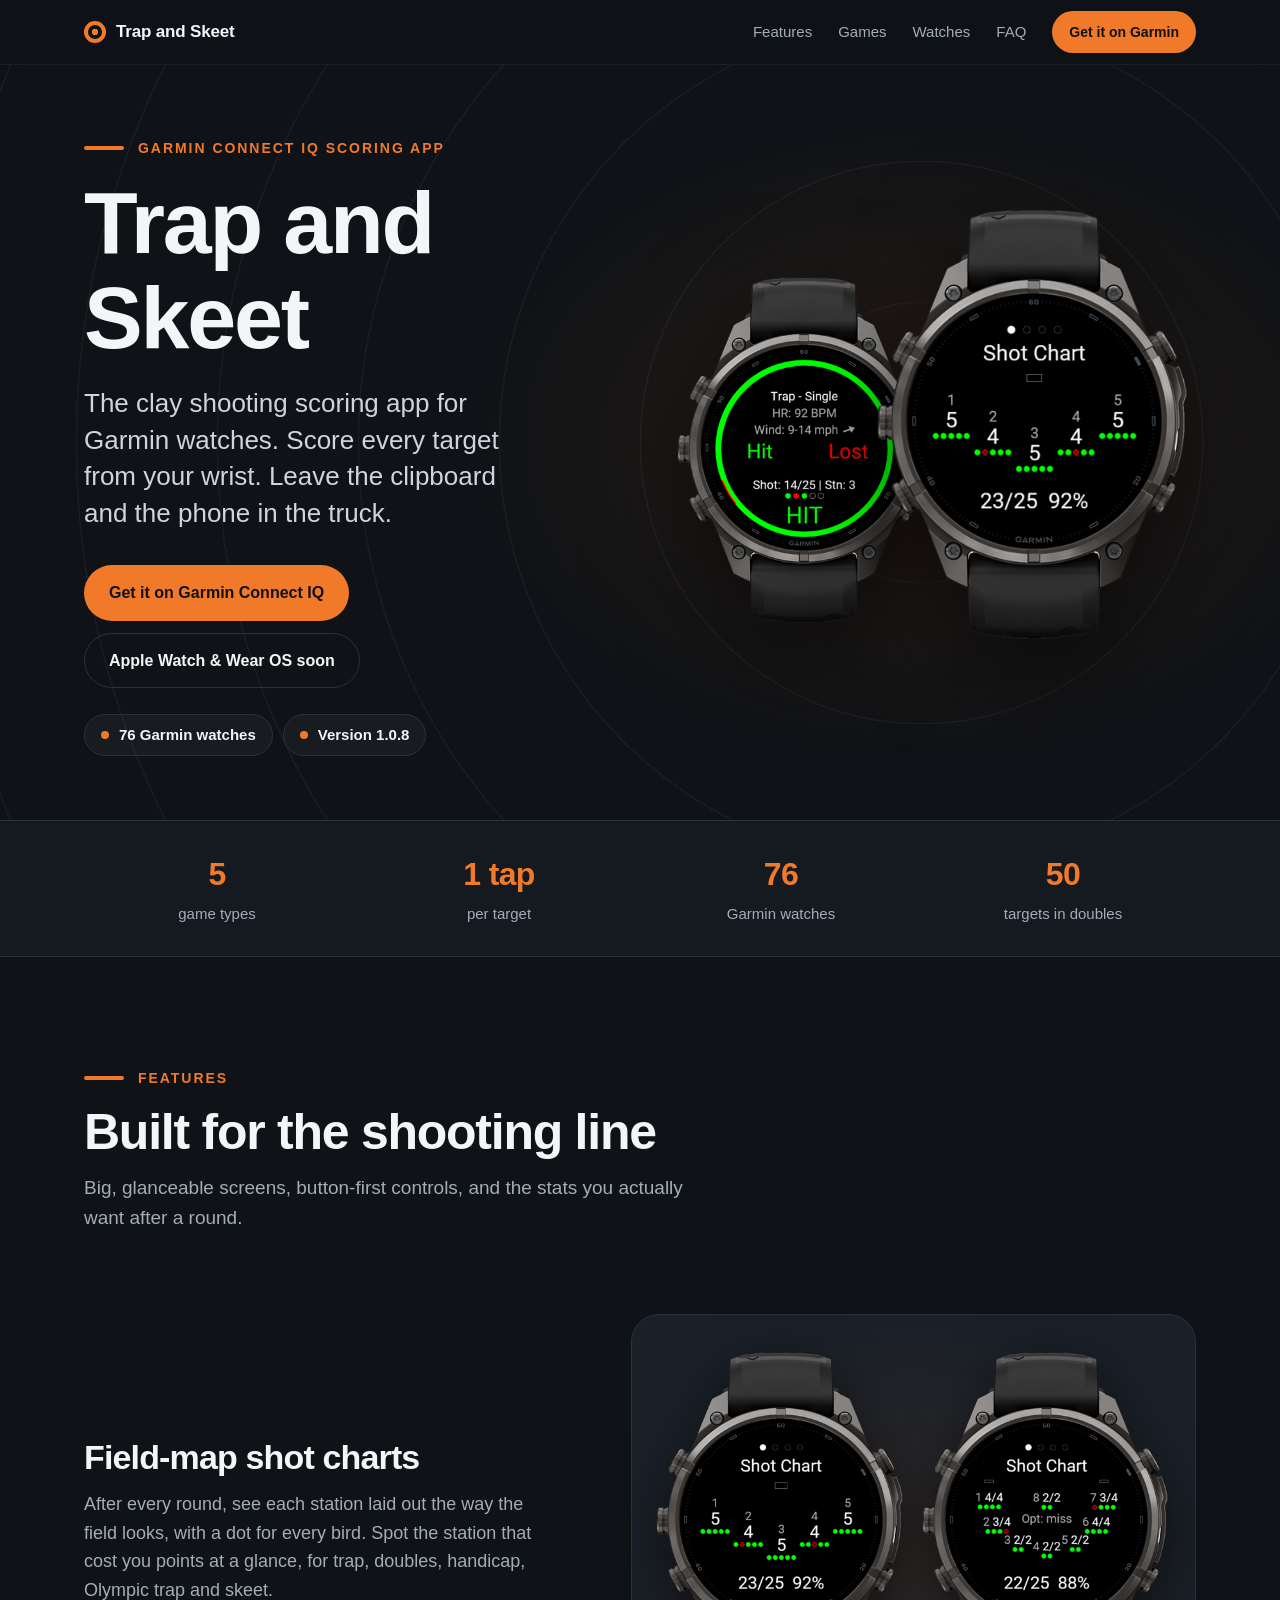
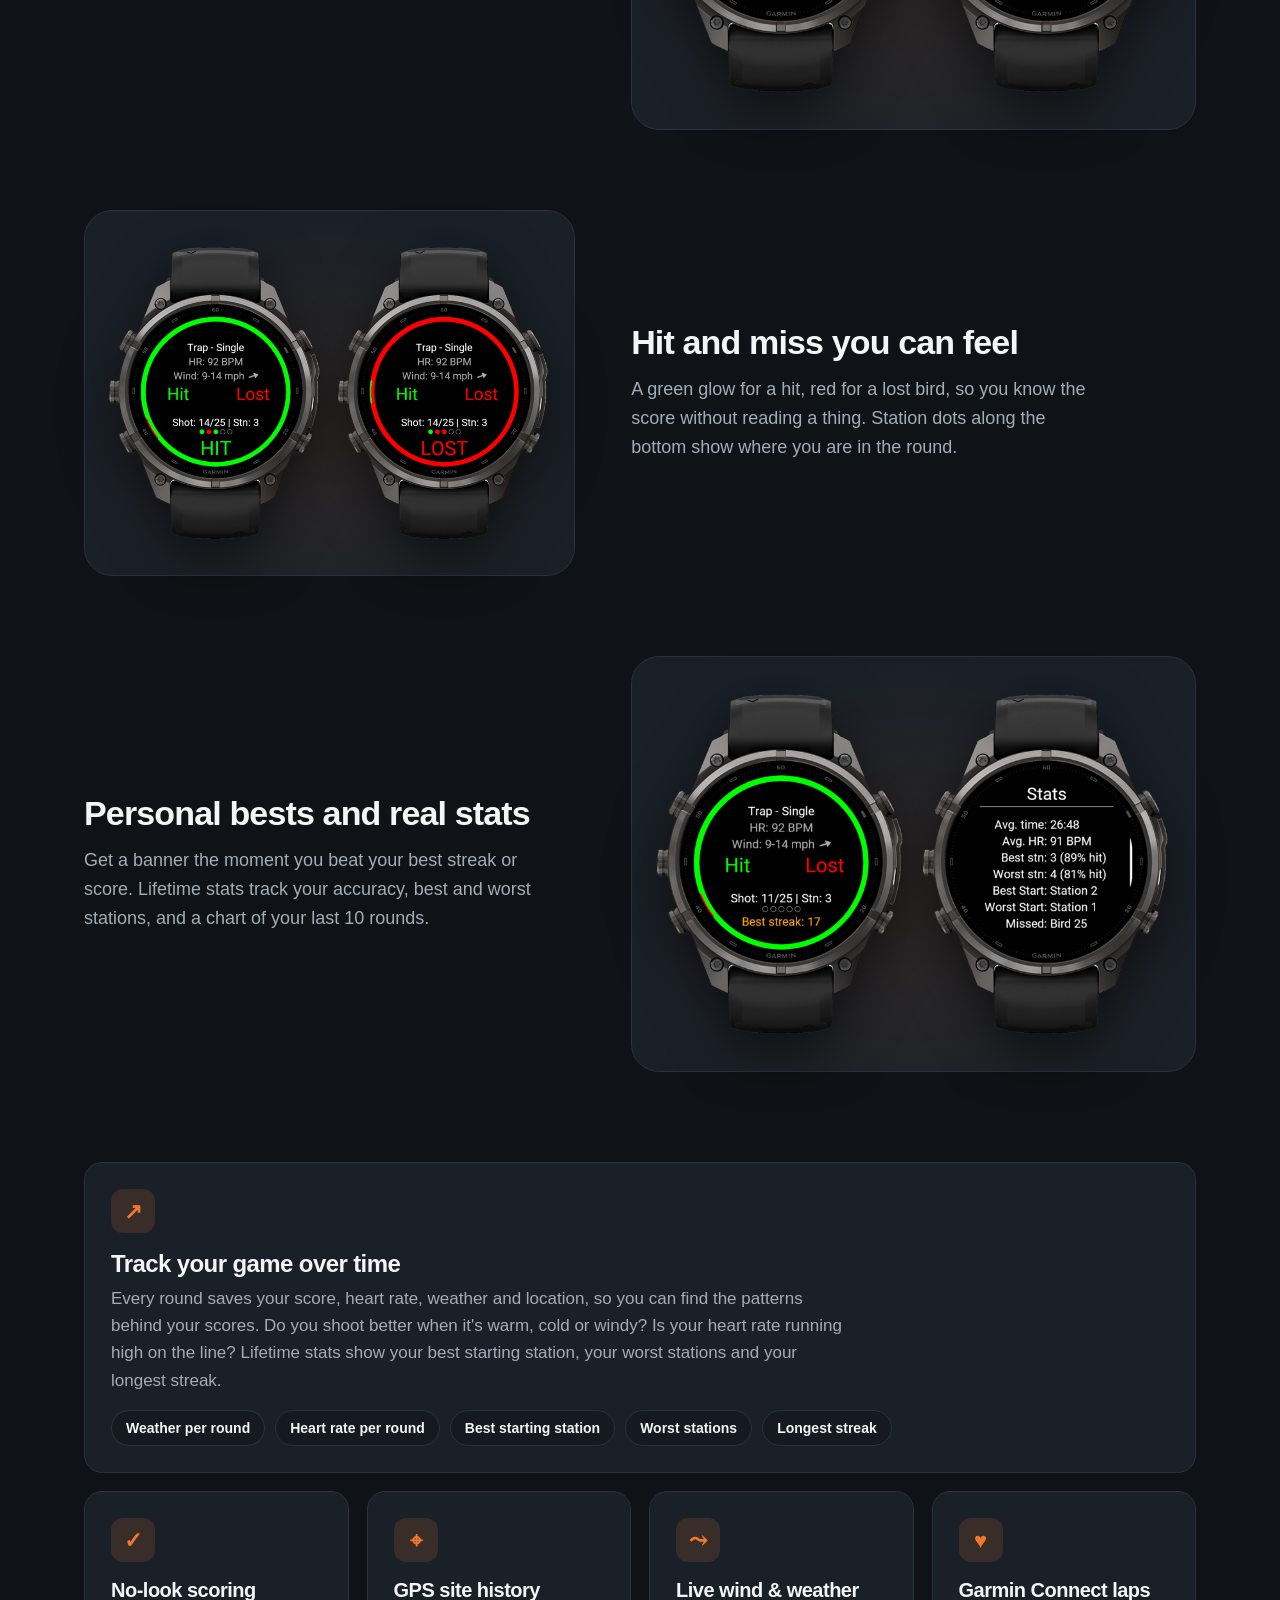
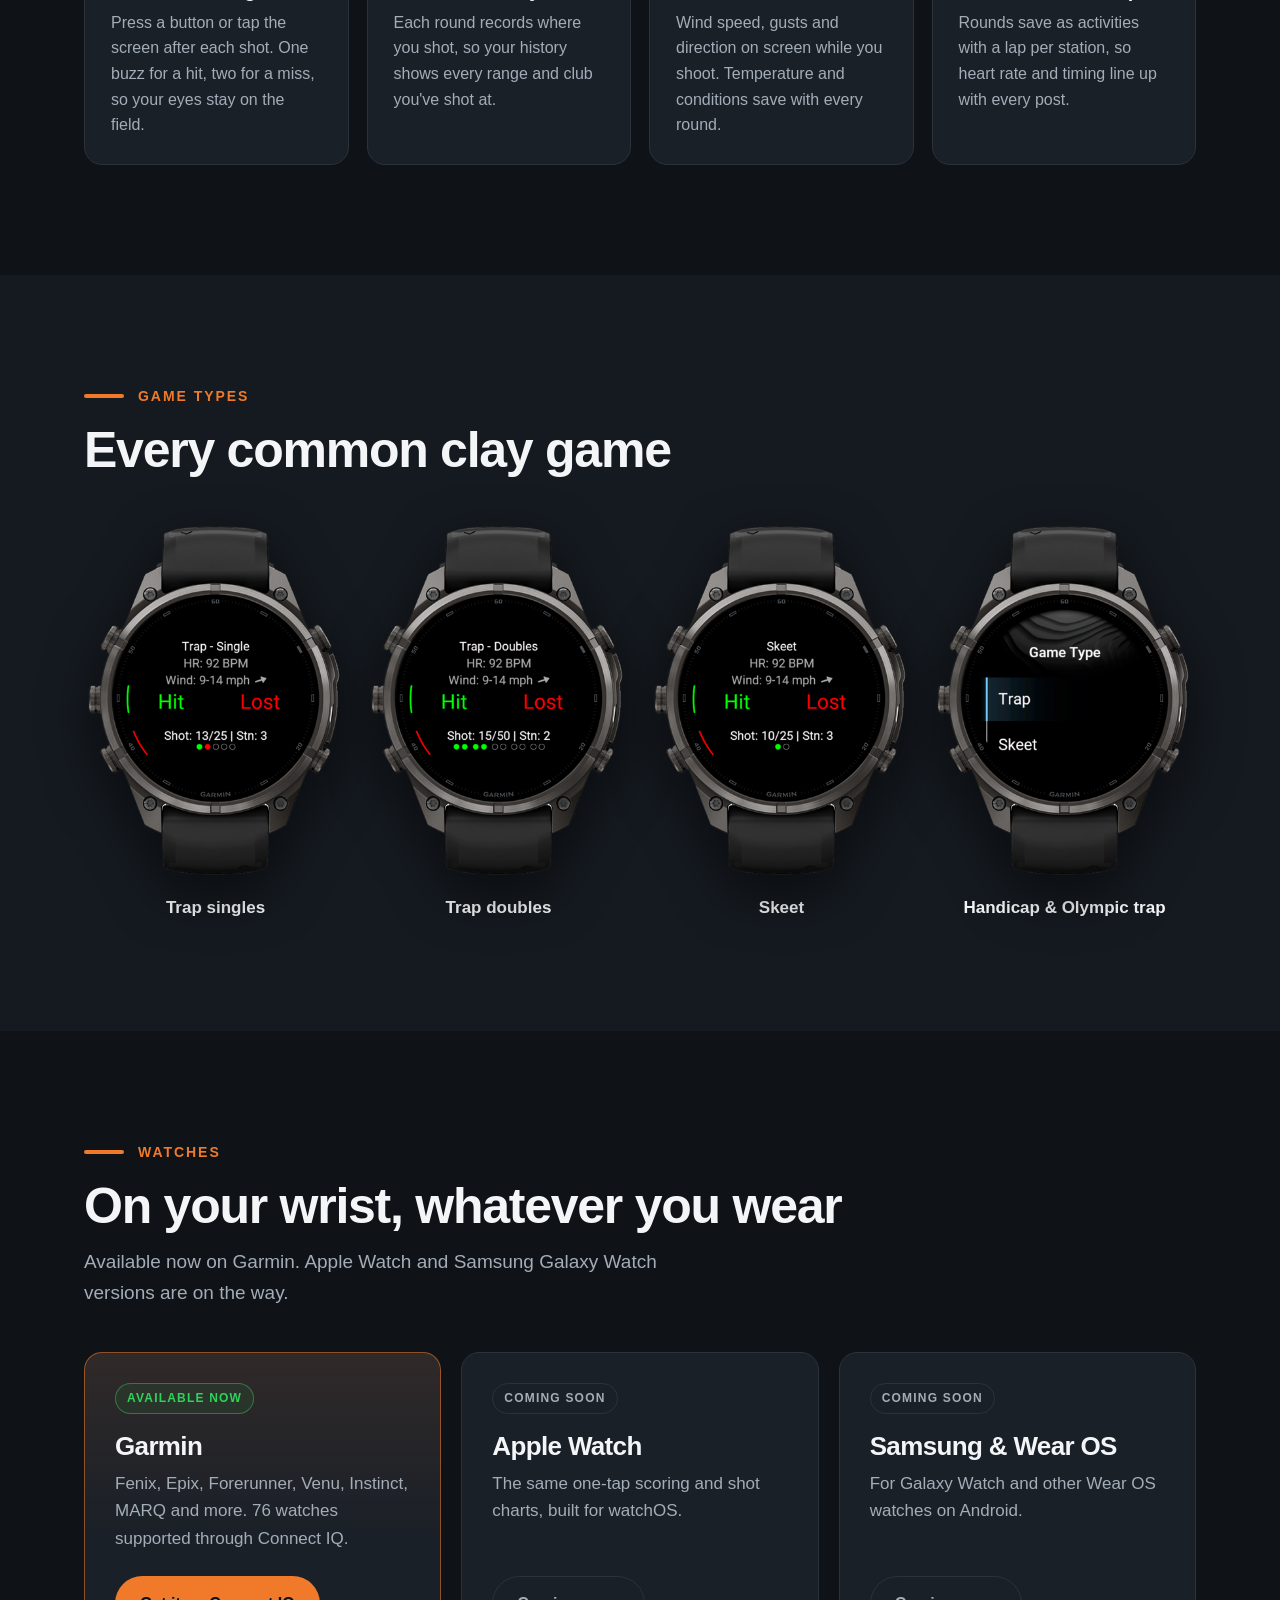
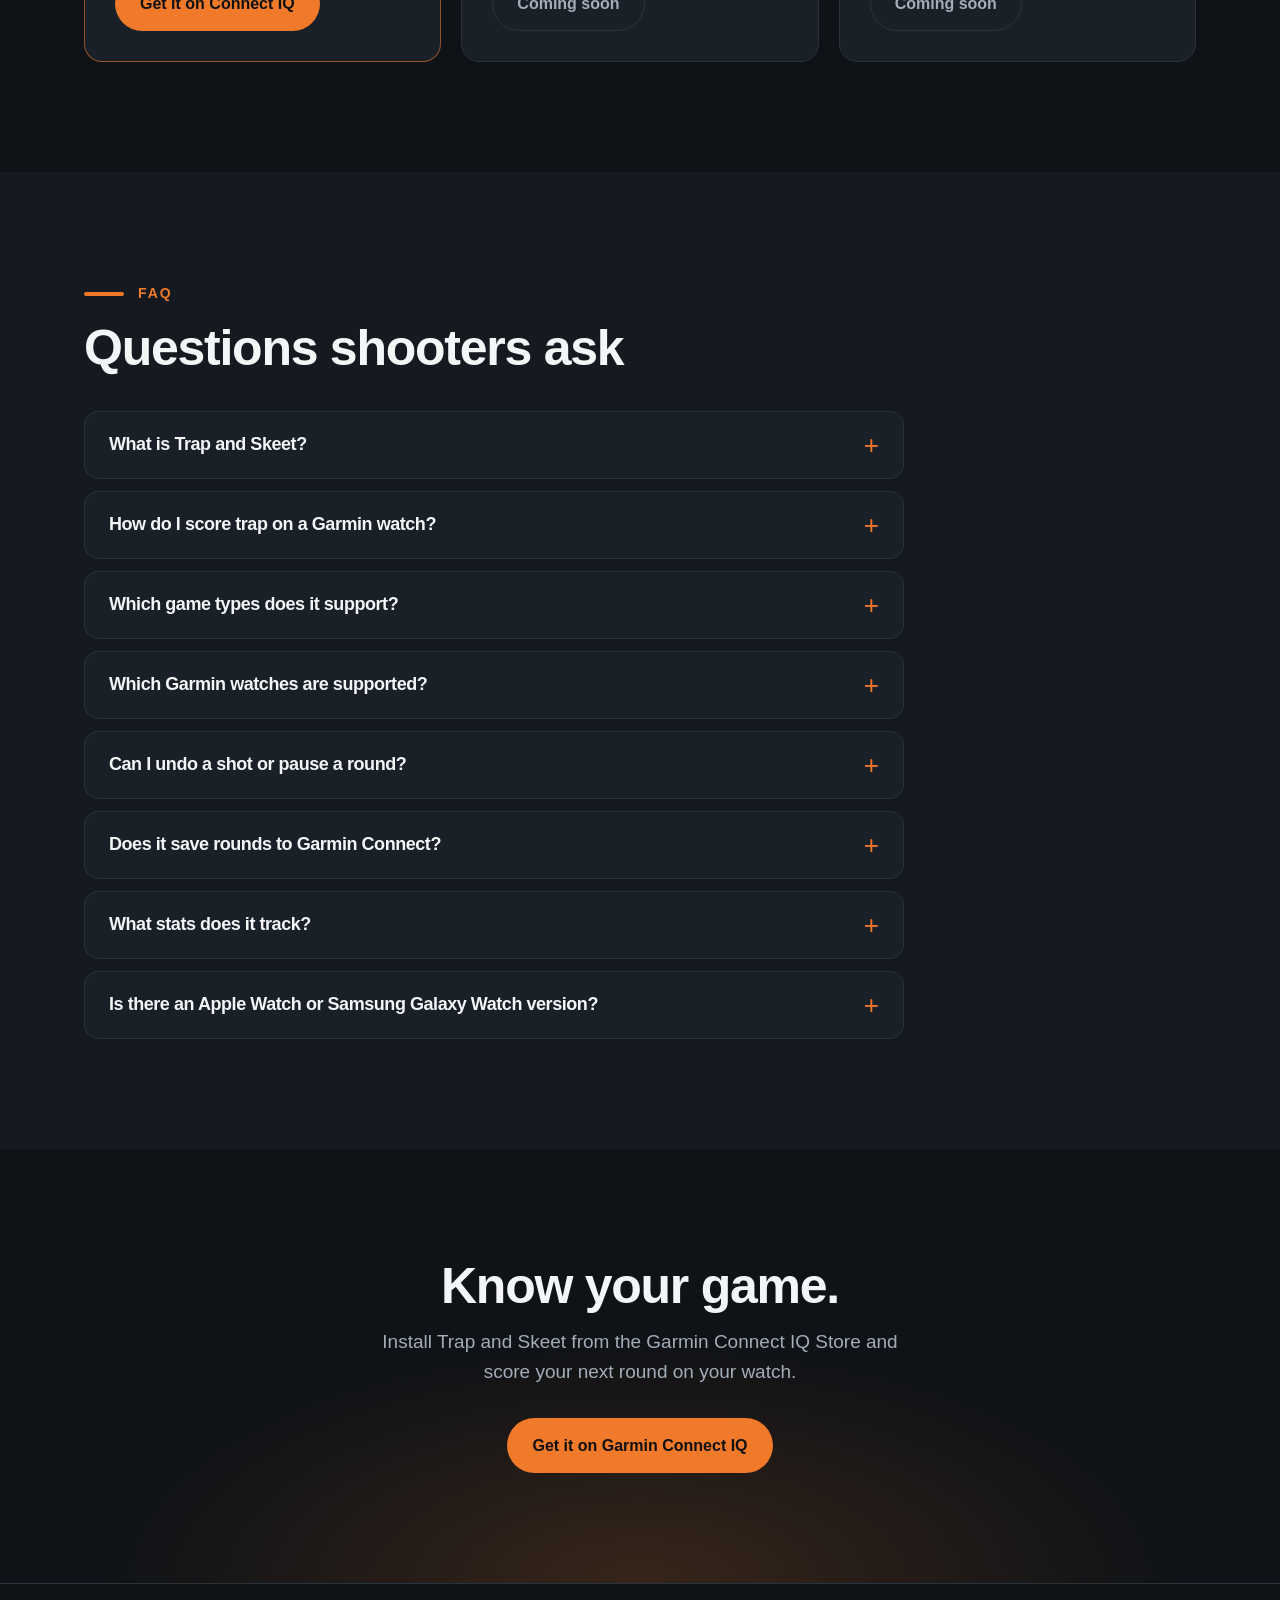
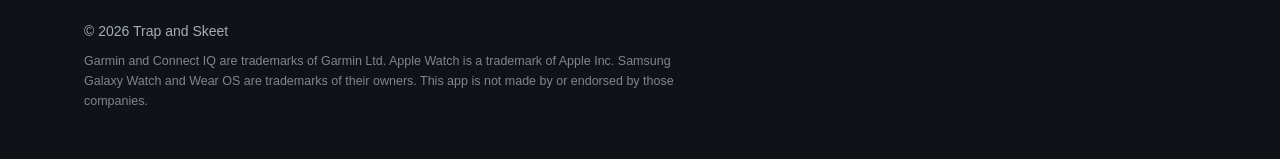
<file: index.html>
<!DOCTYPE html>
<html lang="en">
<head>
<meta charset="utf-8">
<meta name="viewport" content="width=device-width, initial-scale=1">
<title>Trap and Skeet Scoring App for Garmin Watches</title>
<meta name="description" content="Trap and Skeet is a clay shooting scoring app for 76 Garmin watches. Score trap singles, doubles, handicap, Olympic trap and skeet with one button press, then track your game over time with weather, heart rate and lifetime stats. Apple Watch and Wear OS coming soon.">
<link rel="canonical" href="https://trapandskeet.app/">
<meta name="robots" content="index, follow">
<meta property="og:site_name" content="Trap and Skeet">
<meta property="og:title" content="Trap and Skeet Scoring App for Garmin Watches">
<meta property="og:description" content="Score trap and skeet from your wrist. Track your game over time with weather, heart rate, GPS sites, field-map shot charts and lifetime stats on 76 Garmin watches.">
<meta property="og:image" content="https://trapandskeet.app/img/hero.jpg">
<meta property="og:image:width" content="1440">
<meta property="og:image:height" content="720">
<meta property="og:image:alt" content="Trap and Skeet app on two Garmin watches showing a hit and a shot chart">
<meta property="og:url" content="https://trapandskeet.app/">
<meta property="og:type" content="website">
<meta property="og:locale" content="en_US">
<meta name="twitter:card" content="summary_large_image">
<meta name="twitter:title" content="Trap and Skeet Scoring App for Garmin Watches">
<meta name="twitter:description" content="Score trap and skeet from your wrist on 76 Garmin watches.">
<meta name="twitter:image" content="https://trapandskeet.app/img/hero.jpg">
<meta name="twitter:image:alt" content="Trap and Skeet app on two Garmin watches">
<meta name="theme-color" content="#0f1216">
<link rel="icon" href="data:image/svg+xml,%3Csvg xmlns='http://www.w3.org/2000/svg' viewBox='0 0 64 64'%3E%3Ccircle cx='32' cy='32' r='28' fill='none' stroke='%23f07a2a' stroke-width='6'/%3E%3Ccircle cx='32' cy='32' r='10' fill='%23f07a2a'/%3E%3C/svg%3E">
<link rel="stylesheet" href="style.css">
<script type="application/ld+json">
[
 {
  "@context": "https://schema.org",
  "@type": "SoftwareApplication",
  "name": "Trap and Skeet",
  "applicationCategory": "SportsApplication",
  "operatingSystem": "Garmin Connect IQ",
  "softwareVersion": "1.0.8",
  "url": "https://trapandskeet.app/",
  "downloadUrl": "https://apps.garmin.com/apps/09eac0f7-5b67-4c0e-ba4a-b6a7c40890d8",
  "installUrl": "https://apps.garmin.com/apps/09eac0f7-5b67-4c0e-ba4a-b6a7c40890d8",
  "image": "https://trapandskeet.app/img/hero.jpg",
  "screenshot": [
   "https://trapandskeet.app/img/30-history-trap-shot-chart.png",
   "https://trapandskeet.app/img/34-history-skeet-field-map.png",
   "https://trapandskeet.app/img/13-hit-glow.png"
  ],
  "description": "Clay shooting scoring app for 76 Garmin watches. Score trap singles, trap doubles, handicap, Olympic trap and skeet from your wrist, and track your game over time: weather, wind, heart rate and GPS location saved with every round, field-map shot charts, lifetime stats, personal best alerts and Garmin Connect laps per station.",
  "featureList": [
   "Performance tracking over time",
   "Field-map shot charts",
   "Score with a button or tap, without looking at the watch",
   "Shooting sites saved by GPS",
   "Live wind and weather",
   "Heart rate per round",
   "Undo and resume",
   "Station dots",
   "Hit and miss glow",
   "Personal best alerts",
   "Garmin Connect laps per station",
   "Lifetime stats: best starting station, worst stations, longest streak and a last-10 rounds chart",
   "76 supported Garmin watches"
  ]
 },
 {
  "@context": "https://schema.org",
  "@type": "FAQPage",
  "mainEntity": [
   {
    "@type": "Question",
    "name": "What is Trap and Skeet?",
    "acceptedAnswer": {
     "@type": "Answer",
     "text": "Trap and Skeet is a scoring app for clay shooting that runs on Garmin watches. You record each target as a hit or a miss from your wrist, and the app keeps score, saves the round to Garmin Connect, and shows a field-map shot chart afterward."
    }
   },
   {
    "@type": "Question",
    "name": "How do I score trap on a Garmin watch?",
    "acceptedAnswer": {
     "@type": "Answer",
     "text": "Install Trap and Skeet from the Garmin Connect IQ Store, open it on your watch, and choose Trap, then Singles, Doubles, Handicap or Olympic. Pick your starting station. After each target, press the Up button for a hit or the Down button for a miss. On touchscreen watches you can also tap the left half of the screen for a hit or the right half for a miss."
    }
   },
   {
    "@type": "Question",
    "name": "Which game types does it support?",
    "acceptedAnswer": {
     "@type": "Answer",
     "text": "Five: trap singles (25 targets), trap doubles (all 50 targets), trap handicap with your yardage, Olympic trap, and skeet including the option bird."
    }
   },
   {
    "@type": "Question",
    "name": "Which Garmin watches are supported?",
    "acceptedAnswer": {
     "@type": "Answer",
     "text": "76 Garmin watch models, including fēnix, epix, Forerunner, Venu, vívoactive, Instinct, Enduro, MARQ, Descent, D2 and Approach watches. The Connect IQ Store listing shows whether your exact model is supported."
    }
   },
   {
    "@type": "Question",
    "name": "Can I undo a shot or pause a round?",
    "acceptedAnswer": {
     "@type": "Answer",
     "text": "Yes. Press Back during a round to open the pause menu, where you can undo the last shot, resume, or discard the round. If you leave the app mid-round, you can resume the unfinished round from the home screen."
    }
   },
   {
    "@type": "Question",
    "name": "Does it save rounds to Garmin Connect?",
    "acceptedAnswer": {
     "@type": "Answer",
     "text": "Yes. Each round is saved as an activity in Garmin Connect, with a separate lap for each station so heart rate and timing line up with every post."
    }
   },
   {
    "@type": "Question",
    "name": "What stats does it track?",
    "acceptedAnswer": {
     "@type": "Answer",
     "text": "Each round has a shot chart, summary, weather and location. Lifetime stats include overall accuracy, best and worst station, best and worst starting station, most-missed bird, average round time, average heart rate, a chart of your last 10 rounds, and alerts when you set a new personal best."
    }
   },
   {
    "@type": "Question",
    "name": "Is there an Apple Watch or Samsung Galaxy Watch version?",
    "acceptedAnswer": {
     "@type": "Answer",
     "text": "Not yet. Apple Watch and Samsung Galaxy Watch (Wear OS) versions are coming soon. Today the app is available on Garmin watches through the Connect IQ Store."
    }
   }
  ]
 }
]
</script>
</head>
<body>

<!-- Every "Get it" button links to /go/garmin/, a redirect page that counts
     the click in Cloudflare Web Analytics. The store URL lives in go/garmin/index.html. -->

<header class="nav">
  <div class="wrap nav-inner">
    <a class="brand" href="#top" aria-label="Trap and Skeet home">
      <span class="brand-mark" aria-hidden="true"></span>
      Trap and Skeet
    </a>
    <nav class="nav-links">
      <a href="#features">Features</a>
      <a href="#games">Games</a>
      <a href="#platforms">Watches</a>
      <a href="#faq">FAQ</a>
      <a class="btn btn-sm store-link" href="/go/garmin/" target="_blank" rel="noopener">Get it on Garmin</a>
    </nav>
  </div>
</header>

<main id="top">

<section class="hero">
  <div class="rings" aria-hidden="true"></div>
  <div class="wrap hero-inner">
    <div class="hero-copy">
      <p class="eyebrow">Garmin Connect IQ scoring app</p>
      <h1>Trap and Skeet</h1>
      <p class="lede">The clay shooting scoring app for Garmin watches. Score every target from your wrist. Leave the clipboard and the phone in the truck.</p>
      <div class="cta-row">
        <a class="btn store-link" href="/go/garmin/" target="_blank" rel="noopener">Get it on Garmin Connect IQ</a>
        <a class="btn btn-ghost" href="#platforms">Apple Watch &amp; Wear OS soon</a>
      </div>
      <ul class="pills">
        <li>76 Garmin watches</li>
        <li>Version 1.0.8</li>
      </ul>
    </div>
    <div class="hero-art">
      <img class="watch watch-back" src="img/13-hit-glow.png" alt="Watch showing a green Hit glow while scoring trap singles" width="402" height="560">
      <img class="watch watch-front" src="img/30-history-trap-shot-chart.png" alt="Watch showing a trap shot chart with 23 of 25 hit" width="402" height="560">
    </div>
  </div>
</section>

<section class="strip">
  <div class="wrap strip-inner">
    <div><strong>5</strong><span>game types</span></div>
    <div><strong>1 tap</strong><span>per target</span></div>
    <div><strong>76</strong><span>Garmin watches</span></div>
    <div><strong>50</strong><span>targets in doubles</span></div>
  </div>
</section>

<section id="features" class="section">
  <div class="wrap">
    <p class="eyebrow">Features</p>
    <h2>Built for the shooting line</h2>
    <p class="section-lede">Big, glanceable screens, button-first controls, and the stats you actually want after a round.</p>

    <div class="feature-row">
      <div class="feature-text">
        <h3>Field-map shot charts</h3>
        <p>After every round, see each station laid out the way the field looks, with a dot for every bird. Spot the station that cost you points at a glance, for trap, doubles, handicap, Olympic trap and skeet.</p>
      </div>
      <div class="feature-shots">
        <img src="img/30-history-trap-shot-chart.png" alt="Trap shot chart across five stations" loading="lazy" width="402" height="560">
        <img src="img/34-history-skeet-field-map.png" alt="Skeet field map with eight stations and option bird" loading="lazy" width="402" height="560">
      </div>
    </div>

    <div class="feature-row flip">
      <div class="feature-text">
        <h3>Hit and miss you can feel</h3>
        <p>A green glow for a hit, red for a lost bird, so you know the score without reading a thing. Station dots along the bottom show where you are in the round.</p>
      </div>
      <div class="feature-shots">
        <img src="img/13-hit-glow.png" alt="Green hit glow" loading="lazy" width="402" height="560">
        <img src="img/14-lost-glow.png" alt="Red lost glow" loading="lazy" width="402" height="560">
      </div>
    </div>

    <div class="feature-row">
      <div class="feature-text">
        <h3>Personal bests and real stats</h3>
        <p>Get a banner the moment you beat your best streak or score. Lifetime stats track your accuracy, best and worst stations, and a chart of your last 10 rounds.</p>
      </div>
      <div class="feature-shots">
        <img src="img/18-new-best-streak-banner.png" alt="New best streak banner" loading="lazy" width="402" height="560">
        <img src="img/27-more-stats.png" alt="Stats screen with best and worst station" loading="lazy" width="402" height="560">
      </div>
    </div>

    <div class="grid">
      <article class="card lead">
        <div class="icon" aria-hidden="true">↗</div>
        <h3>Track your game over time</h3>
        <p>Every round saves your score, heart rate, weather and location, so you can find the patterns behind your scores. Do you shoot better when it's warm, cold or windy? Is your heart rate running high on the line? Lifetime stats show your best starting station, your worst stations and your longest streak.</p>
        <ul class="chips">
          <li>Weather per round</li>
          <li>Heart rate per round</li>
          <li>Best starting station</li>
          <li>Worst stations</li>
          <li>Longest streak</li>
        </ul>
      </article>
      <article class="card">
        <div class="icon" aria-hidden="true">✓</div>
        <h3>No-look scoring</h3>
        <p>Press a button or tap the screen after each shot. One buzz for a hit, two for a miss, so your eyes stay on the field.</p>
      </article>
      <article class="card">
        <div class="icon" aria-hidden="true">⌖</div>
        <h3>GPS site history</h3>
        <p>Each round records where you shot, so your history shows every range and club you've shot at.</p>
      </article>
      <article class="card">
        <div class="icon" aria-hidden="true">⤳</div>
        <h3>Live wind &amp; weather</h3>
        <p>Wind speed, gusts and direction on screen while you shoot. Temperature and conditions save with every round.</p>
      </article>
      <article class="card">
        <div class="icon" aria-hidden="true">♥</div>
        <h3>Garmin Connect laps</h3>
        <p>Rounds save as activities with a lap per station, so heart rate and timing line up with every post.</p>
      </article>
    </div>
  </div>
</section>

<section id="games" class="section alt">
  <div class="wrap">
    <p class="eyebrow">Game types</p>
    <h2>Every common clay game</h2>
    <div class="games">
      <figure><img src="img/08-scoring-trap-singles.png" alt="Scoring trap singles" loading="lazy" width="402" height="560"><figcaption>Trap singles</figcaption></figure>
      <figure><img src="img/10-scoring-trap-doubles.png" alt="Scoring trap doubles" loading="lazy" width="402" height="560"><figcaption>Trap doubles</figcaption></figure>
      <figure><img src="img/09-scoring-skeet.png" alt="Scoring skeet" loading="lazy" width="402" height="560"><figcaption>Skeet</figcaption></figure>
      <figure><img src="img/04-game-type.png" alt="Choosing a game type" loading="lazy" width="402" height="560"><figcaption>Handicap &amp; Olympic trap</figcaption></figure>
    </div>
  </div>
</section>

<section id="platforms" class="section">
  <div class="wrap">
    <p class="eyebrow">Watches</p>
    <h2>On your wrist, whatever you wear</h2>
    <p class="section-lede">Available now on Garmin. Apple Watch and Samsung Galaxy Watch versions are on the way.</p>
    <div class="platforms">
      <article class="platform live">
        <span class="badge badge-live">Available now</span>
        <h3>Garmin</h3>
        <p>Fenix, Epix, Forerunner, Venu, Instinct, MARQ and more. 76 watches supported through Connect IQ.</p>
        <a class="btn store-link" href="/go/garmin/" target="_blank" rel="noopener">Get it on Connect IQ</a>
      </article>
      <article class="platform">
        <span class="badge">Coming soon</span>
        <h3>Apple Watch</h3>
        <p>The same one-tap scoring and shot charts, built for watchOS.</p>
        <span class="btn btn-disabled" aria-disabled="true">Coming soon</span>
      </article>
      <article class="platform">
        <span class="badge">Coming soon</span>
        <h3>Samsung &amp; Wear OS</h3>
        <p>For Galaxy Watch and other Wear OS watches on Android.</p>
        <span class="btn btn-disabled" aria-disabled="true">Coming soon</span>
      </article>
    </div>
  </div>
</section>

<section id="faq" class="section alt">
  <div class="wrap">
    <p class="eyebrow">FAQ</p>
    <h2>Questions shooters ask</h2>
    <div class="faq">
      <details class="faq-item">
        <summary><h3>What is Trap and Skeet?</h3></summary>
        <p>Trap and Skeet is a scoring app for clay shooting that runs on Garmin watches. You record each target as a hit or a miss from your wrist, and the app keeps score, saves the round to Garmin Connect, and shows a field-map shot chart afterward.</p>
      </details>
      <details class="faq-item">
        <summary><h3>How do I score trap on a Garmin watch?</h3></summary>
        <p>Install Trap and Skeet from the Garmin Connect IQ Store, open it on your watch, and choose Trap, then Singles, Doubles, Handicap or Olympic. Pick your starting station. After each target, press the Up button for a hit or the Down button for a miss. On touchscreen watches you can also tap the left half of the screen for a hit or the right half for a miss.</p>
      </details>
      <details class="faq-item">
        <summary><h3>Which game types does it support?</h3></summary>
        <p>Five: trap singles (25 targets), trap doubles (all 50 targets), trap handicap with your yardage, Olympic trap, and skeet including the option bird.</p>
      </details>
      <details class="faq-item">
        <summary><h3>Which Garmin watches are supported?</h3></summary>
        <p>76 Garmin watch models, including fēnix, epix, Forerunner, Venu, vívoactive, Instinct, Enduro, MARQ, Descent, D2 and Approach watches. The Connect IQ Store listing shows whether your exact model is supported.</p>
      </details>
      <details class="faq-item">
        <summary><h3>Can I undo a shot or pause a round?</h3></summary>
        <p>Yes. Press Back during a round to open the pause menu, where you can undo the last shot, resume, or discard the round. If you leave the app mid-round, you can resume the unfinished round from the home screen.</p>
      </details>
      <details class="faq-item">
        <summary><h3>Does it save rounds to Garmin Connect?</h3></summary>
        <p>Yes. Each round is saved as an activity in Garmin Connect, with a separate lap for each station so heart rate and timing line up with every post.</p>
      </details>
      <details class="faq-item">
        <summary><h3>What stats does it track?</h3></summary>
        <p>Each round has a shot chart, summary, weather and location. Lifetime stats include overall accuracy, best and worst station, best and worst starting station, most-missed bird, average round time, average heart rate, a chart of your last 10 rounds, and alerts when you set a new personal best.</p>
      </details>
      <details class="faq-item">
        <summary><h3>Is there an Apple Watch or Samsung Galaxy Watch version?</h3></summary>
        <p>Not yet. Apple Watch and Samsung Galaxy Watch (Wear OS) versions are coming soon. Today the app is available on Garmin watches through the Connect IQ Store.</p>
      </details>
    </div>
  </div>
</section>

<section id="get" class="section cta">
  <div class="wrap cta-inner">
    <h2>Know your game.</h2>
    <p>Install Trap and Skeet from the Garmin Connect IQ Store and score your next round on your watch.</p>
    <a class="btn store-link" href="/go/garmin/" target="_blank" rel="noopener">Get it on Garmin Connect IQ</a>
  </div>
</section>

</main>

<footer class="footer">
  <div class="wrap footer-inner">
    <p>© <span id="year">2026</span> Trap and Skeet</p>
    <p class="fine">Garmin and Connect IQ are trademarks of Garmin Ltd. Apple Watch is a trademark of Apple Inc. Samsung Galaxy Watch and Wear OS are trademarks of their owners. This app is not made by or endorsed by those companies.</p>
  </div>
</footer>

<script>
  document.getElementById("year").textContent = new Date().getFullYear();
</script>
<!-- Cloudflare Web Analytics -->
<script defer src="https://static.cloudflareinsights.com/beacon.min.js" data-cf-beacon='{"token": "99f449dfdc9942678e65e44a4acafd88"}'></script>
</body>
</html>
</file>
<file: style.css>
:root {
  --bg: #0f1216;
  --bg-2: #151a20;
  --panel: #1a2028;
  --line: #2a323c;
  --text: #f3f5f7;
  --muted: #a3adb8;
  --accent: #f07a2a;
  --accent-2: #ff9a52;
  --hit: #2fd35a;
  --radius: 18px;
  --wrap: 1160px;
}

* { box-sizing: border-box; }
html { scroll-behavior: smooth; }
body {
  margin: 0;
  background: var(--bg);
  color: var(--text);
  font-family: -apple-system, BlinkMacSystemFont, "Inter", "Segoe UI", Roboto, Helvetica, Arial, sans-serif;
  font-size: 17px;
  line-height: 1.6;
  -webkit-font-smoothing: antialiased;
}
img { max-width: 100%; height: auto; display: block; }
a { color: inherit; }
.wrap { max-width: var(--wrap); margin: 0 auto; padding: 0 24px; }

/* Nav */
.nav {
  position: sticky; top: 0; z-index: 10;
  background: rgba(15, 18, 22, 0.82);
  backdrop-filter: saturate(140%) blur(12px);
  -webkit-backdrop-filter: saturate(140%) blur(12px);
  border-bottom: 1px solid rgba(255,255,255,0.06);
}
.nav-inner { display: flex; align-items: center; justify-content: space-between; height: 64px; }
.brand { display: flex; align-items: center; gap: 10px; font-weight: 800; text-decoration: none; letter-spacing: -0.01em; }
.brand-mark {
  width: 22px; height: 22px; border-radius: 50%;
  border: 4px solid var(--accent);
  background: radial-gradient(circle, var(--accent) 0 30%, transparent 32%);
}
.nav-links { display: flex; align-items: center; gap: 26px; }
.nav-links a:not(.btn) { color: var(--muted); text-decoration: none; font-size: 15px; font-weight: 500; }
.nav-links a:not(.btn):hover { color: var(--text); }

/* Buttons */
.btn {
  display: inline-flex; align-items: center; justify-content: center;
  padding: 14px 24px; border-radius: 999px;
  background: var(--accent); color: #111; font-weight: 700; font-size: 16px;
  text-decoration: none; border: 1px solid transparent;
  transition: transform .15s ease, background .15s ease;
}
.btn:hover { background: var(--accent-2); transform: translateY(-1px); }
.btn-sm { padding: 9px 16px; font-size: 14px; }
.btn-ghost { background: transparent; color: var(--text); border-color: var(--line); }
.btn-ghost:hover { background: rgba(255,255,255,0.05); }
.btn-disabled { background: transparent; color: var(--muted); border-color: var(--line); cursor: default; }
.btn-disabled:hover { background: transparent; transform: none; }

/* Type */
.eyebrow {
  display: flex; align-items: center; gap: 14px;
  color: var(--accent); text-transform: uppercase; letter-spacing: 0.14em;
  font-size: 14px; font-weight: 700; margin: 0 0 16px;
}
.eyebrow::before { content: ""; width: 40px; height: 4px; border-radius: 2px; background: var(--accent); }
h1, h2, h3 { letter-spacing: -0.025em; line-height: 1.08; margin: 0; }
h1 { font-size: clamp(48px, 7vw, 88px); font-weight: 900; }
h2 { font-size: clamp(32px, 4.2vw, 50px); font-weight: 800; margin-bottom: 14px; }
h3 { font-size: 22px; font-weight: 700; margin-bottom: 8px; }
p { margin: 0; }
.lede { font-size: clamp(20px, 2.2vw, 26px); color: #cfd5dc; max-width: 30ch; margin-top: 20px; line-height: 1.4; }
.section-lede { color: var(--muted); font-size: 19px; max-width: 60ch; }

/* Hero */
.hero { position: relative; overflow: hidden; padding: 72px 0 64px; }
.rings {
  position: absolute; inset: 0; pointer-events: none;
  background:
    radial-gradient(ellipse 50% 60% at 72% 50%, rgba(240,122,42,0.14), transparent 70%),
    repeating-radial-gradient(circle at 72% 50%, transparent 0 139px, rgba(255,255,255,0.045) 140px 141px);
}
.hero-inner { position: relative; display: grid; grid-template-columns: 1.05fr 1fr; gap: 40px; align-items: center; }
.cta-row { display: flex; flex-wrap: wrap; gap: 12px; margin-top: 34px; }
.pills { list-style: none; padding: 0; margin: 26px 0 0; display: flex; flex-wrap: wrap; gap: 10px; }
.pills li {
  display: flex; align-items: center; gap: 10px;
  padding: 8px 16px; border-radius: 999px; font-size: 15px; font-weight: 600;
  background: rgba(255,255,255,0.04); border: 1px solid var(--line);
}
.pills li::before { content: ""; width: 8px; height: 8px; border-radius: 50%; background: var(--accent); }

.hero-art { position: relative; aspect-ratio: 1 / 0.95; width: 100%; max-width: 600px; justify-self: end; }
.watch { position: absolute; filter: drop-shadow(0 30px 50px rgba(0,0,0,0.6)); }
.watch-back { width: 50%; left: 0; top: 14%; }
.watch-front { width: 62%; right: 0; top: 0; }

/* Strip */
.strip { border-top: 1px solid var(--line); border-bottom: 1px solid var(--line); background: var(--bg-2); }
.strip-inner { display: grid; grid-template-columns: repeat(4, 1fr); text-align: center; padding: 28px 24px; gap: 16px; }
.strip strong { display: block; font-size: 32px; font-weight: 800; color: var(--accent); letter-spacing: -0.02em; }
.strip span { color: var(--muted); font-size: 15px; }

/* Sections */
.section { padding: 110px 0; }
.section.alt { background: var(--bg-2); }

.feature-row { display: grid; grid-template-columns: 1fr 1.15fr; gap: 56px; align-items: center; margin-top: 80px; }
.feature-row.flip .feature-text { order: 2; }
.feature-text p { color: var(--muted); font-size: 18px; max-width: 46ch; }
.feature-text h3 { font-size: clamp(26px, 3vw, 34px); margin-bottom: 14px; }
.feature-shots {
  display: grid; grid-template-columns: 1fr 1fr; gap: 8px;
  padding: 28px 20px; border-radius: 28px;
  background: radial-gradient(ellipse at 50% 60%, rgba(240,122,42,0.10), transparent 70%), var(--panel);
  border: 1px solid var(--line);
}
.feature-shots img { filter: drop-shadow(0 18px 26px rgba(0,0,0,0.55)); }

.grid { display: grid; grid-template-columns: repeat(4, 1fr); gap: 18px; margin-top: 90px; }
.card { background: var(--panel); border: 1px solid var(--line); border-radius: var(--radius); padding: 26px; }
.card p { color: var(--muted); font-size: 16px; }
.card h3 { font-size: 20px; }
.card.lead { grid-column: 1 / -1; }
.card.lead h3 { font-size: 24px; }
.card.lead p { font-size: 17px; max-width: 78ch; }
.chips { list-style: none; display: flex; flex-wrap: wrap; gap: 10px; margin: 16px 0 0; padding: 0; }
.chips li { border: 1px solid var(--line); background: var(--bg-2); color: var(--text); border-radius: 999px; padding: 6px 14px; font-size: 14px; font-weight: 600; }
.icon {
  width: 44px; height: 44px; border-radius: 12px; display: grid; place-items: center;
  background: rgba(240,122,42,0.14); color: var(--accent); font-size: 22px; font-weight: 700; margin-bottom: 18px;
}

/* Games */
.games { display: grid; grid-template-columns: repeat(4, 1fr); gap: 20px; margin-top: 40px; }
.games figure { margin: 0; text-align: center; }
.games img { filter: drop-shadow(0 18px 26px rgba(0,0,0,0.55)); }
.games figcaption { margin-top: 10px; font-weight: 700; }

/* Platforms */
.platforms { display: grid; grid-template-columns: repeat(3, 1fr); gap: 20px; margin-top: 44px; }
.platform {
  display: flex; flex-direction: column; gap: 10px; align-items: flex-start;
  background: var(--panel); border: 1px solid var(--line); border-radius: var(--radius); padding: 30px;
}
.platform h3 { font-size: 26px; margin: 8px 0 0; }
.platform p { color: var(--muted); flex: 1; margin-bottom: 14px; }
.platform.live { border-color: rgba(240,122,42,0.55); background: linear-gradient(180deg, rgba(240,122,42,0.10), transparent 60%), var(--panel); }
.badge {
  font-size: 12px; font-weight: 800; letter-spacing: 0.1em; text-transform: uppercase;
  padding: 5px 11px; border-radius: 999px; border: 1px solid var(--line); color: var(--muted);
}
.badge-live { color: var(--hit); border-color: rgba(47,211,90,0.45); background: rgba(47,211,90,0.08); }

.faq { max-width: 820px; margin-top: 36px; display: flex; flex-direction: column; gap: 12px; }
.faq-item { background: var(--panel); border: 1px solid var(--line); border-radius: 14px; padding: 0 24px; }
.faq-item summary { list-style: none; cursor: pointer; padding: 20px 0; display: flex; justify-content: space-between; gap: 16px; align-items: center; }
.faq-item summary::-webkit-details-marker { display: none; }
.faq-item summary::after { content: "+"; color: var(--accent); font-size: 26px; font-weight: 400; line-height: 1; }
.faq-item[open] summary::after { content: "–"; }
.faq-item h3 { font-size: 18px; margin: 0; }
.faq-item p { color: var(--muted); padding-bottom: 22px; max-width: 70ch; }

/* CTA */
.cta { text-align: center; background: radial-gradient(ellipse 60% 80% at 50% 100%, rgba(240,122,42,0.18), transparent 70%), var(--bg); }
.cta-inner p { color: var(--muted); font-size: 19px; max-width: 52ch; margin: 0 auto 30px; }

/* Footer */
.footer { border-top: 1px solid var(--line); padding: 36px 0 48px; color: var(--muted); font-size: 14px; }
.footer-inner { display: flex; flex-direction: column; gap: 8px; }
.fine { font-size: 12.5px; opacity: 0.75; max-width: 90ch; }

/* Responsive */
@media (max-width: 1119px) {
  .grid { grid-template-columns: repeat(2, 1fr); }
}
@media (max-width: 960px) {
  .hero-inner { grid-template-columns: 1fr; }
  .hero-art { max-width: 520px; justify-self: center; }
  .feature-row, .feature-row.flip { grid-template-columns: 1fr; gap: 28px; margin-top: 64px; }
  .feature-row.flip .feature-text { order: 0; }
  .grid { grid-template-columns: repeat(2, 1fr); }
  .games { grid-template-columns: repeat(2, 1fr); }
  .platforms { grid-template-columns: 1fr; }
}
@media (max-width: 640px) {
  body { font-size: 16px; }
  .nav-links a:not(.btn) { display: none; }
  .hero { padding: 48px 0; }
  .strip-inner { grid-template-columns: repeat(2, 1fr); }
  .section { padding: 76px 0; }
  .grid { grid-template-columns: 1fr; }
  .card.lead h3 { font-size: 21px; }
  .btn { width: 100%; }
  .nav .btn { width: auto; }
}
</file>
